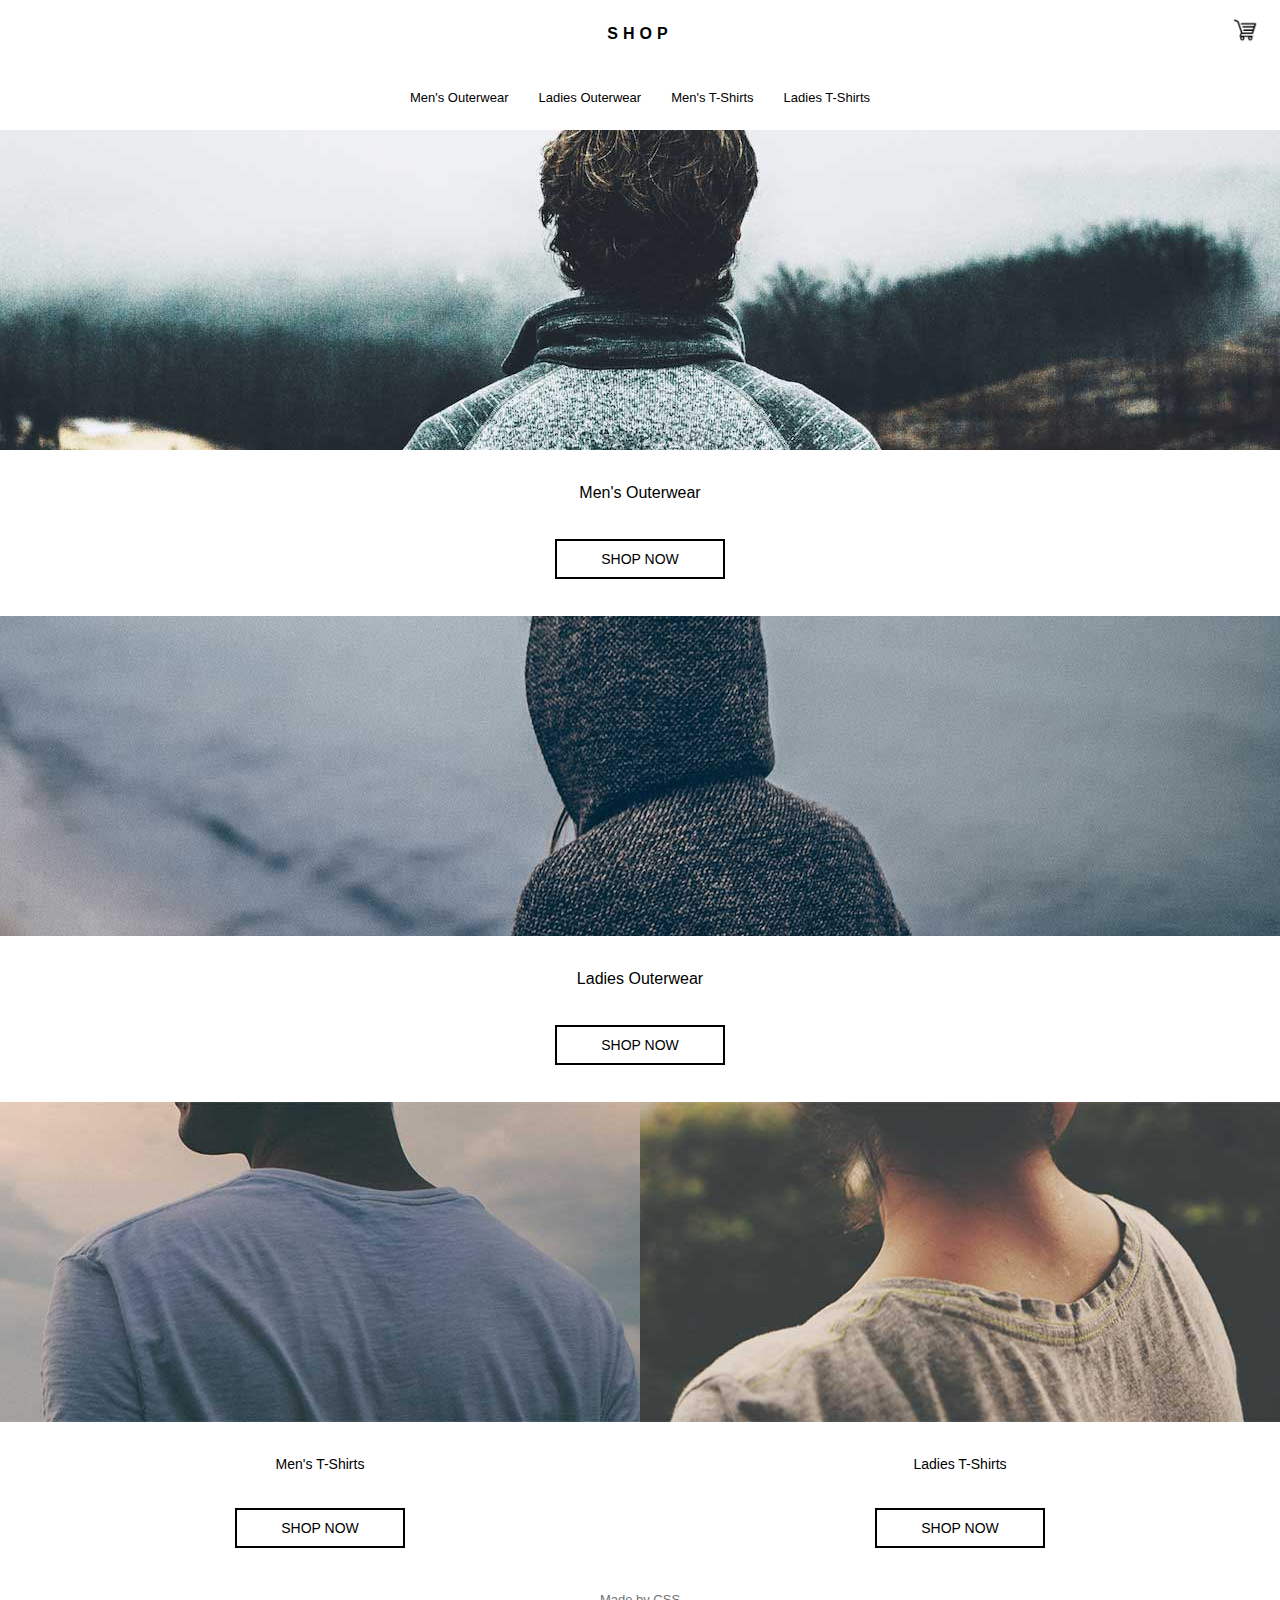
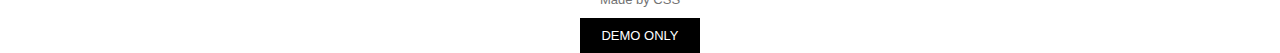
<file: index.html>
<!DOCTYPE html>
<html>

<head>
    <title>Home-SHOP</title>
    <meta charset="utf-8">
    <meta name="viewport" content="width=device-width, initial-scale=1">
    <link rel="shortcut icon" href="img/shop-icon.png">
    <link rel="stylesheet" type="text/css" href="style.css">
</head>
<body>
    <header>
        <div class="menu-bar">
            <input type="checkbox" id="menu">
            <label for="menu">&#9776</label>
        </div>
        <div class="shop-logo">
            <h1><a href="index.html">SHOP</a></h1>
        </div>
        <div class="cart-logo">
            <a href="view-cart.html"><img src="img/bucket1.png"></a>
        </div>
        <nav>
            <ul>
                <li><a href="mens-outerwear.html">Men's Outerwear</a></li>
                <li><a href="">Ladies Outerwear</a></li>
                <li><a href="">Men's T-Shirts</a></li>
                <li><a href="">Ladies T-Shirts</a></li>
            </ul>
        </nav>
    </header>
    <section class="picture-galary">
        <div class="big-picture">
            <div class="image-part">
                <a href="mens-outerwear.html"><img src="img/mens_outerwear.jpg"></a>
            </div>
            <p>Men's Outerwear</p>
            <div class="shop-btn"><a href="mens-outerwear.html" class="click-btn">SHOP NOW</a></div>
        </div>
        <div class="big-picture">
            <div class="image-part">
                <img src="img/ladies_outerwear.jpg">
            </div>
            <p>Ladies Outerwear</p>
            <div class="shop-btn"><a href="" class="click-btn">SHOP NOW</a></div>
        </div>
        <div class="big-picture picture-divide">
            <div class="column-image">
                <div class="image-part">
                    <img src="img/mens_tshirts.jpg">
                </div>
                <p>Men's T-Shirts</p>
                <div class="shop-btn"><a href="" class="click-btn">SHOP NOW</a></div>
            </div>
            <div class="column-image">
                <div class="image-part">
                    <img src="img/ladies_tshirts.jpg">
                </div>
                <p>Ladies T-Shirts</p>
                <div class="shop-btn"><a href="" class="click-btn">SHOP NOW</a></div>
            </div>
        </div>
    </section>
    
    <section class="bottom-section">
        <div class="polymer-link">
            <p><a href="">Made by CSS</a></p>
        </div>
        <div class="demo-showcase">
            <p>DEMO ONLY</p>
        </div>
    </section>
</body>

</html>
</file>
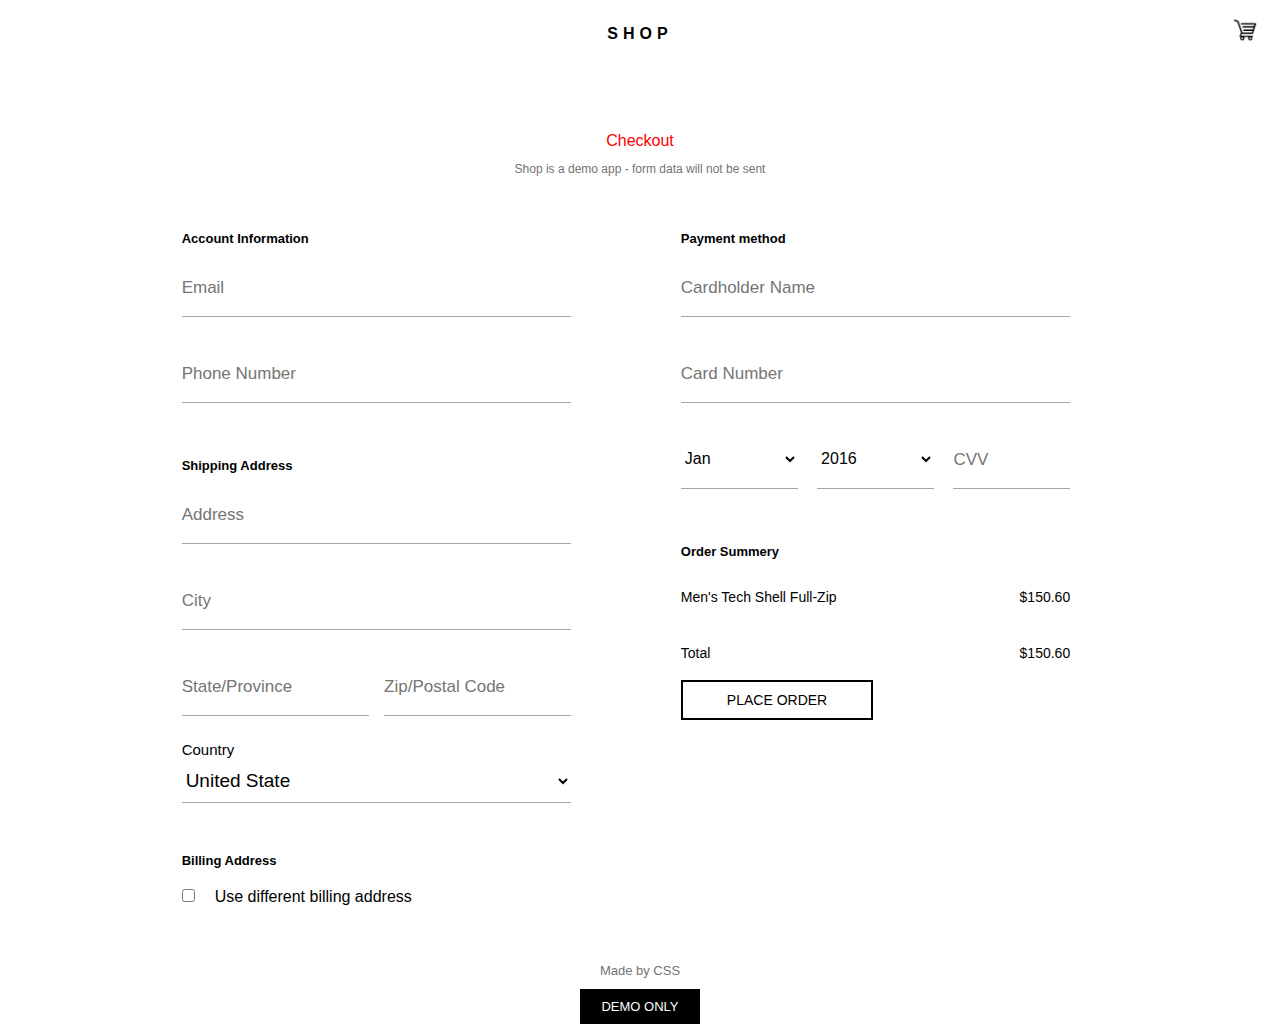
<file: checkout.html>
<!DOCTYPE html>
<html>

<head>
    <title>Checkout-SHOP</title>
    <link rel="shortcut icon" href="img/shop-icon.png">  
    <link rel="stylesheet" type="text/css" href="style.css">
    <link rel="stylesheet" type="text/css" href="css/checkout.css">
</head>

<body>
    <header>
        <div class="menu-bar">
            <input type="checkbox" id="menu">
            <label for="menu">&#9776</label>
        </div>
        <div class="shop-logo">
            <h1><a href="index.html">SHOP</a></h1>
        </div>
        <div class="cart-logo">
            <a href="view-cart.html"><img src="img/bucket1.png"></a>
        </div>
    </header>

    <section class="checkout-logo">
        <p class="checkout-header">Checkout</p>
        <p class="demo-app-header">Shop is a demo app - form data will not be sent</p>
    </section>

    <section class="checkout-product-section">
        <!-- <form action="" method="post"> -->
        <div class="accout-info">
            <div class="selling-product-info">
                <div class="div-box">
                    <h4>Account Information</h4>
                    <input type="text" name="email" placeholder="Email">
                    <input type="text" name="phn_no" placeholder="Phone Number">
                    <h4>Shipping Address</h4>
                    <input type="text" name="address" placeholder="Address">
                    <input type="text" name="city" placeholder="City">
                    <div class="divide-between">
                        <input type="text" placeholder="State/Province" name="state">
                        <input type="text" placeholder="Zip/Postal Code" name="zip">
                    </div>
                    <div class="country-options">
                        <label>Country</label>
                        <select>
                            <option value="united-state">United State</option>
                            <option value="canada">Canada</option>
                        </select>
                    </div>
                    <div class="billing-option">
                        <h4>Billing Address</h4>
                        <div class="checkbox-division">
                            <!-- <label for="check">
							<input type="checkbox" id="check">
						</label> -->
                            <div class="checkboxFive">
                                <input type="checkbox" id="checkboxFiveInput" />
                                <label for="checkboxFiveInput"></label>
                            </div>
                            <p>Use different billing address</p>
                        </div>
                    </div>
                </div>
            </div>
        </div>
        <div class="payment-info">
            <div class="selling-product-info">
                <div class="div-box">
                    <h4>Payment method</h4>
                    <input type="text" placeholder="Cardholder Name" name="card-name">
                    <input type="text" placeholder="Card Number" name="card-no">
                    <div class="card-details">
                        <div class="card-no">
                            <select name="month">
                                <option value="jan">Jan</option>
                                <option value="feb">Feb</option>
                                <option value="mar">Mar</option>
                                <option value="apr">Apr</option>
                                <option value="mar">Mar</option>
                                <option value="may">May</option>
                                <option value="jun">Jun</option>
                                <option value="jul">Jul</option>
                                <option value="aug">Aug</option>
                                <option value="sep">Sep</option>
                                <option value="oct">Oct</option>
                                <option value="nov">Nov</option>
                                <option value="dec">Dec</option>
                            </select>
                        </div>
                        <div class="card-no">
                            <select name="year">
                                <option value="y16">2016</option>
                                <option value="y17">2017</option>
                                <option value="y18">2018</option>
                                <option value="y19">2019</option>
                                <option value="y20">2020</option>
                                <option value="y21">2021</option>
                                <option value="y22">2022</option>
                                <option value="y23">2023</option>
                                <option value="y24">2024</option>
                                <option value="y25">2025</option>
                            </select>
                        </div>
                        <div class="card-no">
                            <input type="text" placeholder="CVV" name="cvv-no">
                        </div>
                    </div>
                    <h4>Order Summery</h4>
                    <div class="price-tags">
                        <p>Men's Tech Shell Full-Zip</p>
                        <p>$150.60</p>
                    </div>
                    <div class="price-tags">
                        <p>Total</p>
                        <p>$150.60</p>
                    </div>
                    <div class="place-order">
                        <a href="" class="click-btn">PLACE ORDER</a>
                    </div>
                </div>
            </div>
        </div>
        <!-- </form> -->
    </section>
    <section class="bottom-section">
        <div class="polymer-link">
            <p><a href="">Made by CSS</a></p>
        </div>
        <div class="demo-showcase">
            <p>DEMO ONLY</p>
        </div>
    </section>
    <section class="bottom-cart-bar">
        <div class="cart-bar">
            <a href="checkout.css">PLACE ORDER</a>
        </div>
    </section>
</body>

</html>
</file>
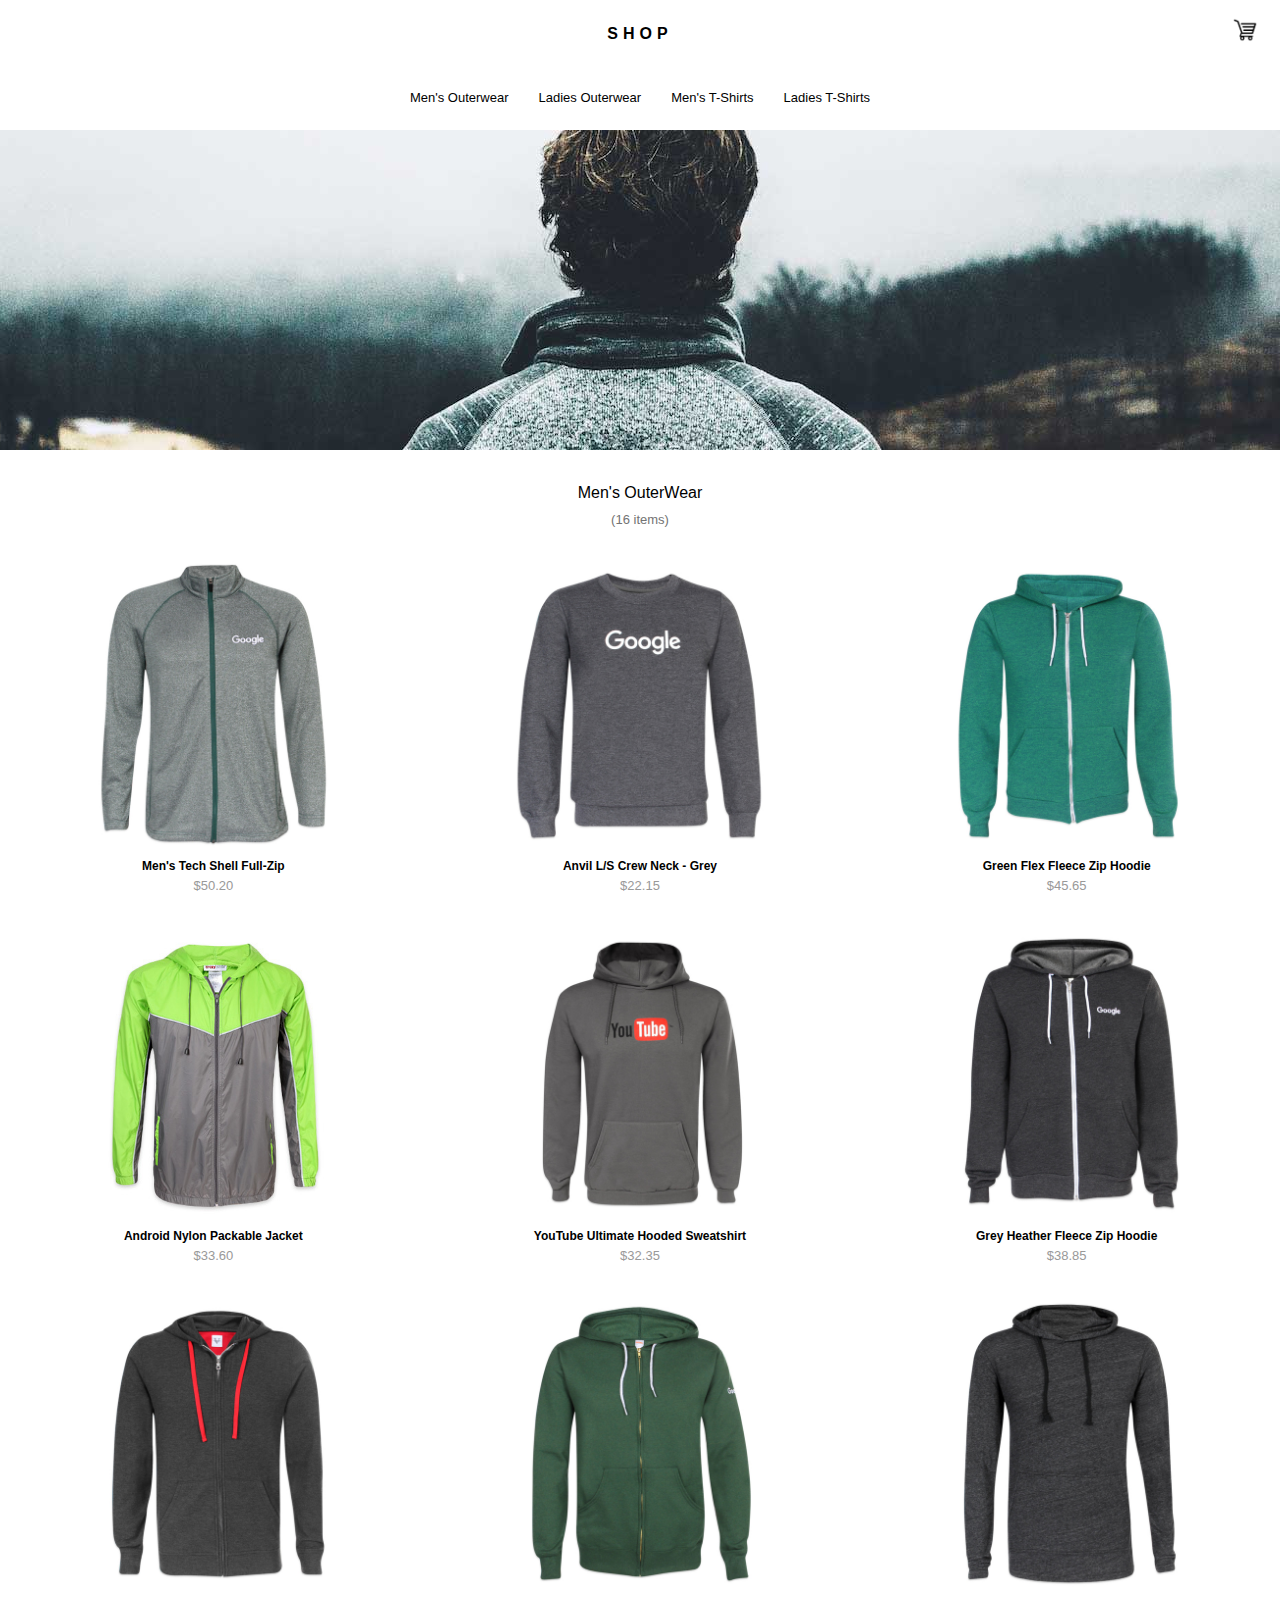
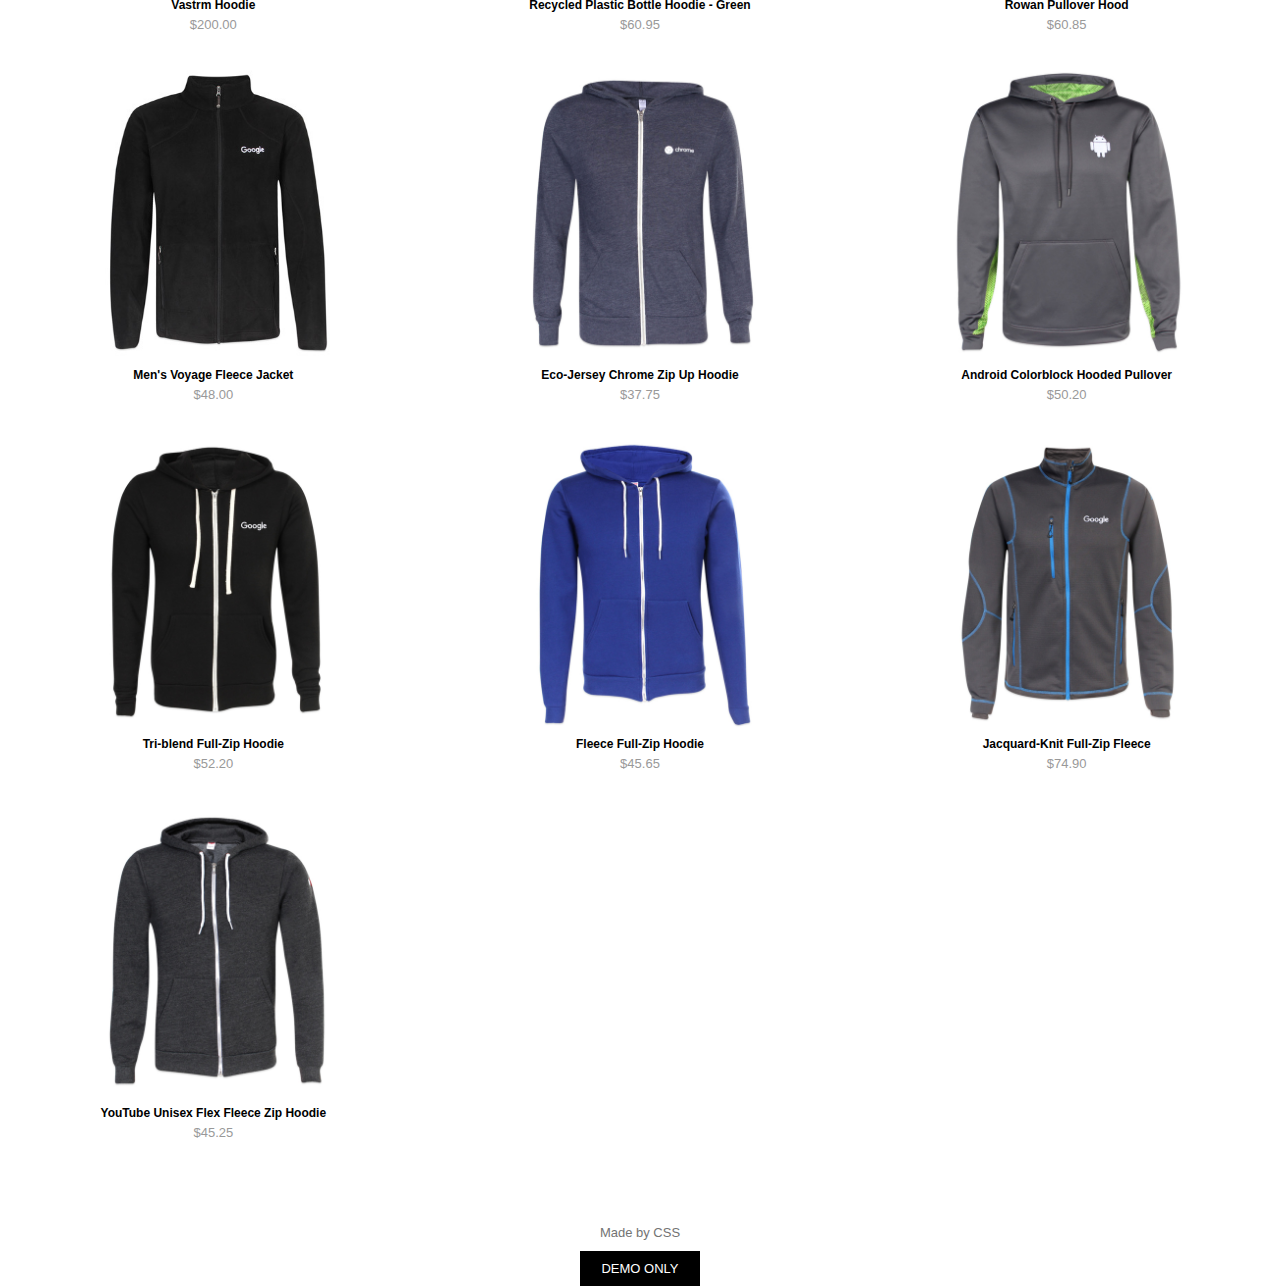
<file: mens-outerwear.html>
<!DOCTYPE html>
<html>

<head>
    <title>Men's Outerwear</title>
    <meta charset="utf-8">
    <meta name="viewport" content="width=device-width, initial-scale=1">
    <link rel="shortcut icon" href="img/shop-icon.png">
    <link rel="stylesheet" type="text/css" href="style.css">
    <link rel="stylesheet" type="text/css" href="css/mens-outerwear.css">
</head>

<body>

    <header>
        <div class="menu-bar">
            <input type="checkbox" id="menu">
            <label for="menu">&#9776</label>
        </div>
        <div class="shop-logo">
            <h1><a href="index.html">SHOP</a></h1>
        </div>
        <div class="cart-logo">
            <a href="view-cart.html"><img src="img/bucket1.png"></a>
        </div>
        <nav>
            <ul>
                <li><a href="mens-outerwear.html">Men's Outerwear</a></li>
                <li><a href="">Ladies Outerwear</a></li>
                <li><a href="">Men's T-Shirts</a></li>
                <li><a href="">Ladies T-Shirts</a></li>
            </ul>
        </nav>
    </header>
    <section class="picture-galary">
        <div class="big-picture">
            <div class="image-part">
                <a href="mens-outerwear.html"><img src="img/mens_outerwear.jpg"></a>
            </div>
            <div class="item-name">
                <p>Men's OuterWear</p>
            </div>
            <div class="item-no">
                <p>(16 items)</p>
            </div>
        </div>
    </section>
    <section class="items-stock">
        <a href="show-item.html">
            <div class="items-property">
                <div class="img-view">
                    <img src="img/shirt1.jpg">
                </div>
                <h3>Men's Tech Shell Full-Zip</h3>
                <p>$50.20</p>
            </div>
        </a>
        <div class="items-property">
            <div class="img-view">
                <img src="img/shirt2.jpg">
            </div>
            <h3>Anvil L/S Crew Neck - Grey</h3>
            <p>$22.15</p>
        </div>
        <div class="items-property">
            <div class="img-view">
                <img src="img/shirt3.jpg">
            </div>
            <h3>Green Flex Fleece Zip Hoodie</h3>
            <p>$45.65</p>
        </div>
        <div class="items-property">
            <div class="img-view">
                <img src="img/shirt4.jpg">
            </div>
            <h3>Android Nylon Packable Jacket</h3>
            <p>$33.60</p>
        </div>
        <div class="items-property">
            <div class="img-view">
                <img src="img/shirt5.jpg">
            </div>
            <h3>YouTube Ultimate Hooded Sweatshirt</h3>
            <p>$32.35</p>
        </div>
        <div class="items-property">
            <div class="img-view">
                <img src="img/shirt6.jpg">
            </div>
            <h3>Grey Heather Fleece Zip Hoodie</h3>
            <p>$38.85</p>
        </div>
        <div class="items-property">
            <div class="img-view">
                <img src="img/shirt7.jpg">
            </div>
            <h3>Vastrm Hoodie</h3>
            <p>$200.00</p>
        </div>
        <div class="items-property">
            <div class="img-view">
                <img src="img/shirt8.jpg">
            </div>
            <h3>Recycled Plastic Bottle Hoodie - Green</h3>
            <p>$60.95</p>
        </div>
        <div class="items-property">
            <div class="img-view">
                <img src="img/shirt9.jpg">
            </div>
            <h3>Rowan Pullover Hood</h3>
            <p>$60.85</p>
        </div>
        <div class="items-property">
            <div class="img-view">
                <img src="img/shirt10.jpg">
            </div>
            <h3>Men's Voyage Fleece Jacket</h3>
            <p>$48.00</p>
        </div>
        <div class="items-property">
            <div class="img-view">
                <img src="img/shirt11.jpg">
            </div>
            <h3>Eco-Jersey Chrome Zip Up Hoodie</h3>
            <p>$37.75</p>
        </div>
        <div class="items-property">
            <div class="img-view">
                <img src="img/shirt12.jpg">
            </div>
            <h3>Android Colorblock Hooded Pullover</h3>
            <p>$50.20</p>
        </div>
        <div class="items-property">
            <div class="img-view">
                <img src="img/shirt13.jpg">
            </div>
            <h3>Tri-blend Full-Zip Hoodie</h3>
            <p>$52.20</p>
        </div>
        <div class="items-property">
            <div class="img-view">
                <img src="img/shirt14.jpg">
            </div>
            <h3>Fleece Full-Zip Hoodie</h3>
            <p>$45.65</p>
        </div>
        <div class="items-property">
            <div class="img-view">
                <img src="img/shirt15.jpg">
            </div>
            <h3>Jacquard-Knit Full-Zip Fleece</h3>
            <p>$74.90</p>
        </div>
        <div class="items-property">
            <div class="img-view">
                <img src="img/shirt16.jpg">
            </div>
            <h3>YouTube Unisex Flex Fleece Zip Hoodie</h3>
            <p>$45.25</p>
        </div>
    </section>
    <section class="bottom-section">
        <div class="polymer-link">
            <p><a href="">Made by CSS</a></p>
        </div>
        <div class="demo-showcase">
            <p>DEMO ONLY</p>
        </div>
    </section>
</body>

</html>
</file>
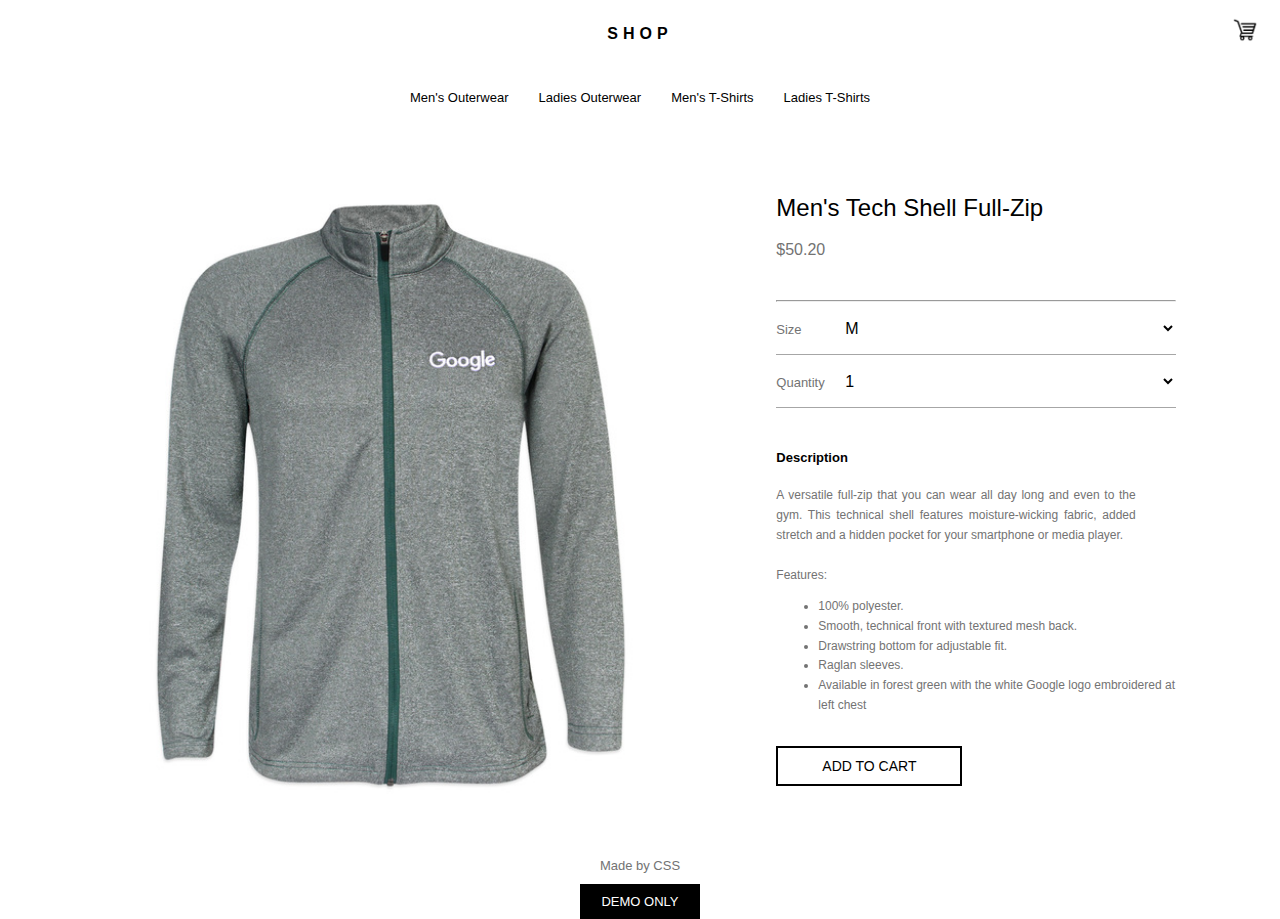
<file: show-item.html>
<!DOCTYPE html>
<html>

<head>
    <title>Men's Tech Shell Full-Zip</title>
    <meta charset="utf-8">
    <meta name="viewport" content="width=device-width, initial-scale=1.0">
    <link rel="shortcut icon" href="img/shop-icon.png">
    <link rel="stylesheet" type="text/css" href="style.css">
    <link rel="stylesheet" type="text/css" href="css/show-item.css">
</head>

<body>
     <header>
        <div class="menu-bar">
            <input type="checkbox" id="menu">
            <label for="menu">&#9776</label>
        </div>
        <div class="shop-logo">
            <h1><a href="index.html">SHOP</a></h1>
        </div>
        <div class="cart-logo">
            <a href="view-cart.html"><img src="img/bucket1.png"></a>
        </div>
        <nav>
            <ul>
                <li><a href="mens-outerwear.html">Men's Outerwear</a></li>
                <li><a href="">Ladies Outerwear</a></li>
                <li><a href="">Men's T-Shirts</a></li>
                <li><a href="">Ladies T-Shirts</a></li>
            </ul>
        </nav>
    </header>
    <section class="product-details-section">
        <div class="product-image">
            <img src="img/shirt1.jpg">
        </div>
        <div class="product-details">
            <div class="product-details-container">
                <div class="product-name">
                    <p>Men's Tech Shell Full-Zip</p>
                </div>
                <div class="product-price">
                    <p>$50.20</p>
                </div>
                <hr>
                <div class="drop-down">
                    <label for="size">Size</label>
                    <select name="size">
                        <option value="xs">XS</option>
                        <option value="s">S</option>
                        <option value="m" selected>M</option>
                        <option value="l">L</option>
                        <option value="xl">XL</option>
                    </select>
                </div>
                <div class="drop-down">
                    <label for="quantity">Quantity</label>
                    <select name="quantity">
                        <option value="q1">1</option>
                        <option value="q2">2</option>
                        <option value="q3">3</option>
                        <option value="q4">4</option>
                        <option value="q5">5</option>
                    </select>
                </div>
                <div class="description">
                    <h3>Description</h3>
                    <p>A versatile full-zip that you can wear all day long and even to the gym. This technical shell features moisture-wicking fabric, added stretch and a hidden pocket for your smartphone or media player. </p>
                </div>
                <div class="features">
                    <p>Features:</p>
                    <ul>
                        <li>100% polyester.</li>
                        <li>Smooth, technical front with textured mesh back.</li>
                        <li>Drawstring bottom for adjustable fit.</li>
                        <li>Raglan sleeves.</li>
                        <li>Available in forest green with the white Google logo embroidered at left chest
                        </li>
                    </ul>
                </div>
                <div class="cart">
                    <p><a href="view-cart.html" class="click-btn">ADD TO CART</a></p>
                </div>
            </div>
        </div>
    </section>
    <section class="bottom-section">
        <div class="polymer-link">
            <p><a href="">Made by CSS</a></p>
        </div>
        <div class="demo-showcase">
            <p>DEMO ONLY</p>
        </div>
    </section>
    <section class="bottom-cart-bar">
        <div class="cart-bar">
            <a href="view-cart.html">ADD TO CART</a>
        </div>
    </section>
</body>

</html>
</file>
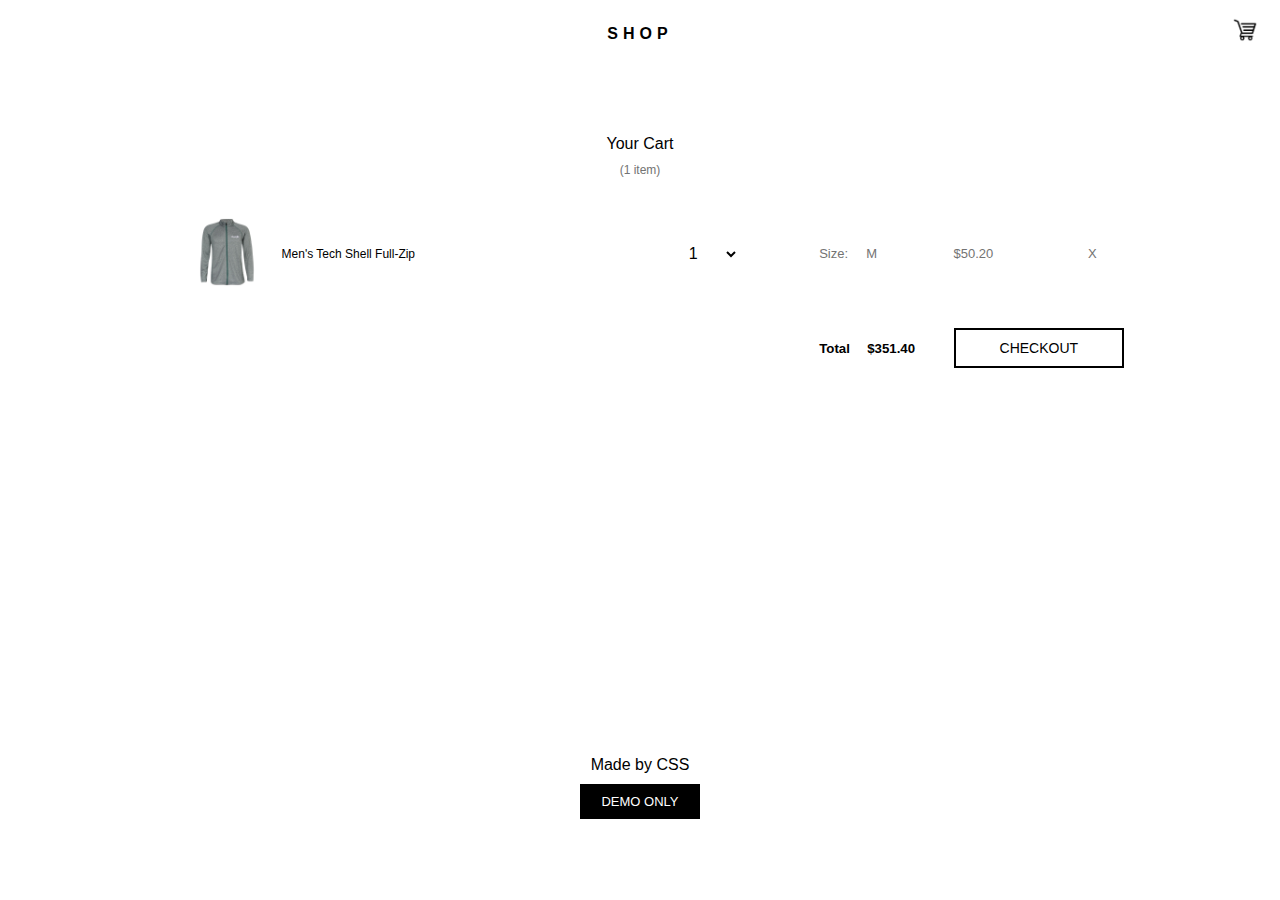
<file: view-cart.html>
<!DOCTYPE html>
<html>

<head>
    <title>Your cart - SHOP</title>
    <meta charset="utf-8">
    <meta name="viewport" content="width=device-width, initial-scale =1">
    <link rel="shortcut icon" href="img/shop-icon.png">
    <link rel="stylesheet" type="text/css" href="css/view-cart.css">
    <link rel="stylesheet" type="text/css" href="style.css">
</head>

<body>
    <header>
        <div class="menu-bar">
            <input type="checkbox" id="menu">
            <label for="menu">&#9776</label>
        </div>
        <div class="shop-logo">
            <h1><a href="index.html">SHOP</a></h1>
        </div>
        <div class="cart-logo">
            <a href="view-cart.html"><img src="img/bucket1.png"></a>
        </div>
    </header>

    <section class="total-cart-items">
        <div class="no-of-item">
            <div class="your-cart">
                <p>Your Cart</p>
            </div>
            <div class="no-of-cart">
                <p> (1 item) </p>
            </div>
        </div>


        <div class="cart-details">
            <div class="cart-item-img">
                <img src="img/shirt1.jpg">
            </div>
            <div class="cart-item-name">
                <p>Men's Tech Shell Full-Zip</p>
            </div>
            <div class="drop-down">
                <!-- <label for="quantity">Qty: </label> -->
                <select name="quantity">
                    <option value="q1">1</option>
                    <option value="q2">2</option>
                    <option value="q3">3</option>
                    <option value="q4">4</option>
                    <option value="q5">5</option>
                    <option value="q6">6</option>
                    <option value="q7">7</option>
                    <option value="q8">8</option>
                    <option value="q9">9</option>
                    <option value="q10">10</option>
                    <option value="q11">11</option>
                    <option value="q12">12</option>
                </select>
            </div>
            <div class="cart-item-size">
                <label>Size: </label>
                <p>M</p>
            </div>
            <div class="cart-item-price">
                <p>$50.20</p>
            </div>
            <div class="cart-item-delete">
                <p>X</p>
            </div>
            <div class="cart-item-total-price">
                <h5 class="cart-total">Total</h5>
                <h5 class="cart-total-price">$351.40</h5>
            </div>
            <div class="checkout-btn">
                <a href="checkout.html" class="click-btn">CHECKOUT</a>
            </div>
        </div>
    </section>
    <section class="bottom-section">
        <div class="polymar-link">
            <p><a href="">Made by CSS</a></p>
        </div>
        <div class="demo-showcase">
            <p>DEMO ONLY</p>
        </div>
    </section>
    <section class="bottom-cart-bar">
        <div class="cart-bar">
            <a href="checkout.css">CHECKOUT</a>
        </div>
    </section>
</body>

</html>
</file>
<file: style.css>
*{
    margin: 0;
    padding: 0;
}
body {
    font-family: 'Roboto', 'Noto', sans-serif;
}

a {
    text-decoration: none;
    color: black;
}

header {
    /*padding: 21px 0 15px 0;*/
    position: relative;
}

header .shop-logo {
    text-align: center;
    letter-spacing: 5px;
    margin-top: 10px;
}

header .shop-logo a {
    text-decoration: none;
    font-size: 16px;
    color: #000000;
}

header nav {
    text-align: center;
    margin: 41px 0 24px 0;
}

header nav ul {
    display: inline-flex;
}

header nav ul li {
    list-style: none;
    padding: 0 15px;
}

header nav ul li a {
    text-decoration: none;
    color: #000000;
    font-size: 13px;
}

header .cart-logo {
    position: absolute;
    right: 20px;
    top: 5px;
}

header .cart-logo img {
    /*height: 50px;*/
    width:30px;
}

header .menu-bar {
    position: absolute;
    left: 20px;
    top: 5px;
}

header .menu-bar input {
    display: none;
}

header .menu-bar label {
    font-size: 20px;
    display: none;
}

.big-picture {
    text-align: center;
}
.big-picture .image-part img {
    object-fit: cover;
    height: 320px;
    width: 100%;
}
.big-picture p {
    margin: 30px 0;
}
.big-picture .shop-btn{
    margin: 48px 0;
}
.picture-divide {
    display: grid;
    grid-template-columns: 50% 50%
}

.column-image {
    margin: 0 auto;
}
.picture-divide .column-image p{
    font-size: 14px;
}
.picture-divide .column-image .shop-btn{
    margin-top: 47px;
}
.bottom-section {
    margin-top: 5px;
    display: grid;
    justify-items: center;
    grid-row-gap: 10px;
}
.bottom-section div {
    text-align: center;
}

.bottom-section .polymer-link a,
.item-no p {
    text-decoration: none;
    color: #737373;
    font-size: 13px;
}

.bottom-section .demo-showcase p {
    border: 2px solid black;
    width: 100px;
    padding: 8px;
    font-size: 13px;
    background-color: black;
    color: white;
}

.click-btn{
    text-decoration: none;
    font-size: 14px;
    border: 2px solid black;
    padding: 10px 44px 10px 44px;
    color: black;
}

.bottom-cart-bar {
    display: none;
    position: fixed;
    bottom: 0;
    width: 100%;
}

.bottom-cart-bar .cart-bar {
    background-color: #03204f;
    padding: 23px 0;
    text-align: center;
}

.bottom-cart-bar .cart-bar a {
    color: white;
    font-size: 15px;
}

@media only screen and (max-width: 768px){
    header nav {
        display: none;
    }
    header .shop-logo{
        padding-bottom: 17px; 
    }
    header .menu-bar label{
        display: block;
    }
    .big-picture .image-part img{
        height: 240px;
    }
    .big-picture p{
        margin: 25px 0 10px 0;
    }
    .big-picture .shop-btn{
        margin: 40px 0 44px 0; 
    }
    .picture-divide .column-image .shop-btn{
        margin-top: 35px;
    }
}
@media only screen and (max-width: 368px){
    .picture-divide .column-image .shop-btn a {
        padding: 10px 25px;
    }
}
</file>
<file: css/checkout.css>
.checkout-logo {
    text-align: center;
    margin-top: 50px;
    line-height: 28px;
}

.checkout-logo .checkout-header {
    padding-top: 30px;
    color: red;
}

.checkout-logo .demo-app-header {
    font-size: 12px;
    color: #737373;
}

.checkout-product-section {
    display: flex;
    justify-content: center;
    margin-bottom: 35px; 
}

.checkout-product-section .accout-info {
    flex-basis: 39%;
}

.checkout-product-section .payment-info {
    flex-basis: 39%;
}

.div-box {
    width: 78%;
    margin: 0 auto;
    padding-top: 0.6vw;
    padding-right: 2.2vw;
}

.selling-product-info h4 {
    margin-top: 40px;
    font-size: 13px;
}

.checkout-product-section .accout-info input[type="text"],
.payment-info input[type="text"] {
    border-bottom: 1px solid #a6a6a6;
    background-color: transparent;
    /*background-color: red;*/
    border-top: 0;
    border-right: 0;
    border-left: 0;
    width: 100%;
    height: 55px;
    font-size: 17px;
    outline: none;
    margin: 15px 0;
    /*padding-top: 10px;*/
}

.selling-product-info .divide-between {
    display: flex;
    justify-content: space-between;
}

.selling-product-info .divide-between input {
    flex-basis: 48%;
}

.country-options {
    padding: 10px 0;
}

.country-options label {
    font-size: 15px;
    padding: 10px 0;
}

.country-options select {
    width: 100%;
    background-color: transparent;
    font-size: 19px;
    border: 0;
    border-bottom: 1px solid #a6a6a6;
    outline: none;
    padding: 10px 0;
}

.checkbox-division {
    display: flex;
    margin: 20px 0;
    /*justify-content: flex-start;*/
}

.checkbox-division p {
    padding-left: 20px;
}

.price-tags {
    display: flex;
    justify-content: space-between;
    margin: 20px 0;
}

.price-tags p {
    margin: 10px 0;
    font-size: 14px;
}

.selling-product-info .card-details {
    display: flex;
    justify-content: space-between;
}

.selling-product-info .card-details select {
    border-bottom: 1px solid #a6a6a6;
    background-color: transparent;
    border-top: 0;
    border-right: 0;
    border-left: 0;
    width: 100%;
    height: 60px;
    font-size: 16px;
    outline: none;
    margin-top: 11px;
    /*padding-left: 70px;*/
}

.card-details .card-no {
    flex-basis: 30%;
}


@media only screen and (max-width: 768px) {
    .checkout-logo .checkout-header{
        color: #00ff00;
    }
}
</file>
<file: css/mens-outerwear.css>
.big-picture .item-name p{
    margin-bottom: 10px;
}
.big-picture .item-no p{
    margin-top: 10px;
    margin-bottom: 30px;
}
.items-stock {
    display: grid;
    grid-template-columns: 1fr 1fr 1fr;
    /*grid-template-columns: repeat(auto-fill, minmax(400px, 1fr));*/
    justify-items: center;
    /*grid-auto-rows: 300px;*/
    /*grid-row-gap: 50px;*/
    margin-bottom: 50px;
    text-decoration: none;
}

.items-stock .items-property img {
    width: 23vw;
}

.items-stock .items-property {
    text-align: center;
    text-decoration: none;
    line-height: 20px;
}

.items-stock .items-property h3 {
    font-size: 12px;
}

.items-stock .items-property p {
    color: #999999;
    font-size: 13px;
    margin-bottom: 30px;
}
@media only screen and (max-width: 768px){
    .picture-galary .image-part{
        display: none;
    }
    .big-picture .item-name p{
        font-size: 14px;
        margin: 0;
    }
    .items-stock {
        grid-template-columns: 1fr 1fr;
    }
    .items-stock .items-property img {
        width: 43vw;
    }
    .items-stock .items-property h3{
        margin-top: 20px;
    }
}
@media only screen and (max-width: 368px){
    .items-stock {
        grid-template-columns: 1fr;
    }
    .items-stock .items-property img {
        width: 70vw;
    }
}
</file>
<file: css/show-item.css>
.product-details-section {
    display: flex;
    justify-content: center;
    margin: 50px 0;
}

.product-details-section .product-image {
    flex-basis: 48%;
    text-align: center;
}

.product-details-section .product-image img {
    padding-left: 4.5vw;
    padding-top: 2.5vw;
    width: 100%;
}

.product-details-section .product-details {
    flex-basis: 48%;
}
.product-details .product-details-container{
	padding-left: 4.5vw;
	padding-top: 2.5vw;
	line-height: 40px;
    width: 65%;
    margin: 0 auto;
    /*margin-left: 82px;
    margin-top: 32px;*/
}
.product-details-container .product-name p {
    font-size: 24px;
}

.product-details-container .product-price p {
    font-size: 16px;
    padding: 2px 0 30px 0;
    color: #737373;
}
.drop-down {
    position: relative;
}

.drop-down label {
    display: block;
    position: absolute;
    top: 8px;
    font-size: 13px;
    color: #737373;
}

.drop-down select {
    border-bottom: 1px solid #a6a6a6;
    background-color: transparent;
    border-top: 0;
    border-right: 0;
    border-left: 0;
    width: 100%;
    height: 53px;
    font-size: 16px;
    outline: none;
    padding-left: 65px;
}
.product-details-container .description {
    padding-top: 30px;
}

.product-details-container .description h3{
    font-size: 13px;
    padding-bottom: 7px;
}

.product-details-container .description p {
    line-height: 20px;
    text-align: justify;
    font-size: 12px;
    color: #737373;
    width: 90%;
}

.product-details-container .features {
    line-height: 20px;
    font-size: 12px;
    color: #737373;
}

.product-details-container .features p {
    margin: 20px 0 12px 0;
}

.product-details-container .features ul {
    margin-left: 42px;
    margin-bottom: 30px;
}
.product-details-container .features ul li{
	line-height: 1.65;
}
@media only screen and (max-width: 768px){
	.product-details-section {
        display: flex;
        flex-direction: column;
        margin: 0;
    }
    .product-details-section .product-image{
    	width: 80%;
    	margin: 0 auto;
    }
    .product-details-section .product-image img {
	    padding: 0px;
	}
	.product-details .product-details-container{
		width: 80%;
	}
	.product-details .cart {
        display: none;
    }
    .bottom-section{
    	margin-top: 40px;
    }
    .bottom-cart-bar {
        display: block;
    }
}
@media only screen and (max-width: 368px){
	.product-details .product-details-container{
		width: 90%;
	}
	.product-details-container .product-name p {
	    font-size: 20px;
	    padding-top: 10px;
	}

	.product-details-container .product-price p {
	    font-size: 13px;
	    padding: 0px 0 28px 0;
	}	
}
</file>
<file: css/view-cart.css>
.total-cart-items {
    margin: 88px 0 400px 0;
}
.no-of-item .your-cart,
.no-of-item .no-of-cart {
    text-align: center;
}
.no-of-item .your-cart p {
    font-size: 16px
}
.no-of-item .no-of-cart p {
    font-size: 12px;
    color: #737373;
    margin: 10px 0;
}
.cart-details .cart-item-img img {
    width: 70px;
}

.cart-details {
    width: 70%;
    margin: 0 auto;
    margin-top: 40px;
    display: grid;
    grid-template-columns: 10% 45% 15% 15% 15%;
    align-items: center;
    font-size: 14px;
    grid-row-gap: 50px;
}
.cart-details .cart-item-name p{
    font-size: 12px;
}
.cart-details .drop-down label {
    left: 20px;
    top: 20px;
}

.cart-details .drop-down select {
    border-bottom: none;
    margin: auto 0;
}

.drop-down {
    /*position: relative;*/
}
/*
.drop-down label {
    display: block;
    position: absolute;
    top: 0px;
    left: 0;
    font-size: 13px;
    color: #737373;
}*/

.drop-down select {
    border-bottom: 1px solid #a6a6a6;
    background-color: transparent;
    border-top: 0;
    border-right: 0;
    border-left: 0;
    width: 40%;
    /*margin: 0 auto;*/
    /*margin-left: 10px; */
    height: 60px;
    font-size: 16px;
    outline: none;
    /*padding-left: 35%;*/
}
.cart-details .cart-item-quantity,
.cart-item-size,
.cart-item-price,
.cart-item-delete,
.cart-item-total-price,
.checkout-btn {
    justify-self: start;
    color: #737373;
    font-size: 13px;
}

.cart-item-size {
    display: grid;
    grid-template-columns: 1fr 1fr;

}

.cart-item-size p {
    justify-self: end;
}

.cart-item-total-price {
    display: grid;
    grid-template-columns: 1fr 1fr;
    
}

.cart-details .checkout-btn {
    grid-column: 5/7;
    
}
.cart-details .cart-item-total-price {
    grid-column: 4/5;
    color: black;
    font-size: 16px;
}
@media only screen and (max-width: 768px){
    .cart-details {
        grid-row-gap: 5px;
    }
    .cart-details .cart-item-name {
        grid-column: 2/6;
    }
    .cart-details .cart-item-delete {
        grid-row: 1;
        grid-column: 6/7;
    }
    .cart-details .checkout-btn {
        display: none;
    }
    .cart-details .drop-down {
        grid-column: 4/5;
    }
    .cart-details .cart-item-size {
        grid-column: 5/6;
    }
    .cart-details .cart-item-price {
        grid-column: 6/7;
    }
    .cart-details .cart-item-total-price {
        grid-row: 3;
        grid-column: 6/7;
    }
}












/*

.cart-details .cart-item-img {
    text-align: center;
}

.cart-details .cart-item-quantity,
.cart-item-size,
.cart-item-price,
.cart-item-delete,
.cart-item-total-price,
.checkout-btn {
    justify-self: end;
    color: #737373;
}

.cart-item-size {
    display: grid;
    grid-template-columns: 1fr 1fr;
}

.cart-item-size p {
    justify-self: end;
}

.cart-item-total-price {
    display: grid;
    grid-template-columns: 1fr 1fr;
    
}

.cart-details .checkout-btn {
    grid-column: 5/7;
    
}

.cart-details .cart-item-total-price {
    grid-column: 4/5;
    color: black;
    font-size: 16px;
}


*/




/*

.cart-details .drop-down label {
    left: 20px;
    top: 20px;
}

.cart-details .drop-down select {
    border-bottom: none;
    margin: auto 0;
}
</file>
